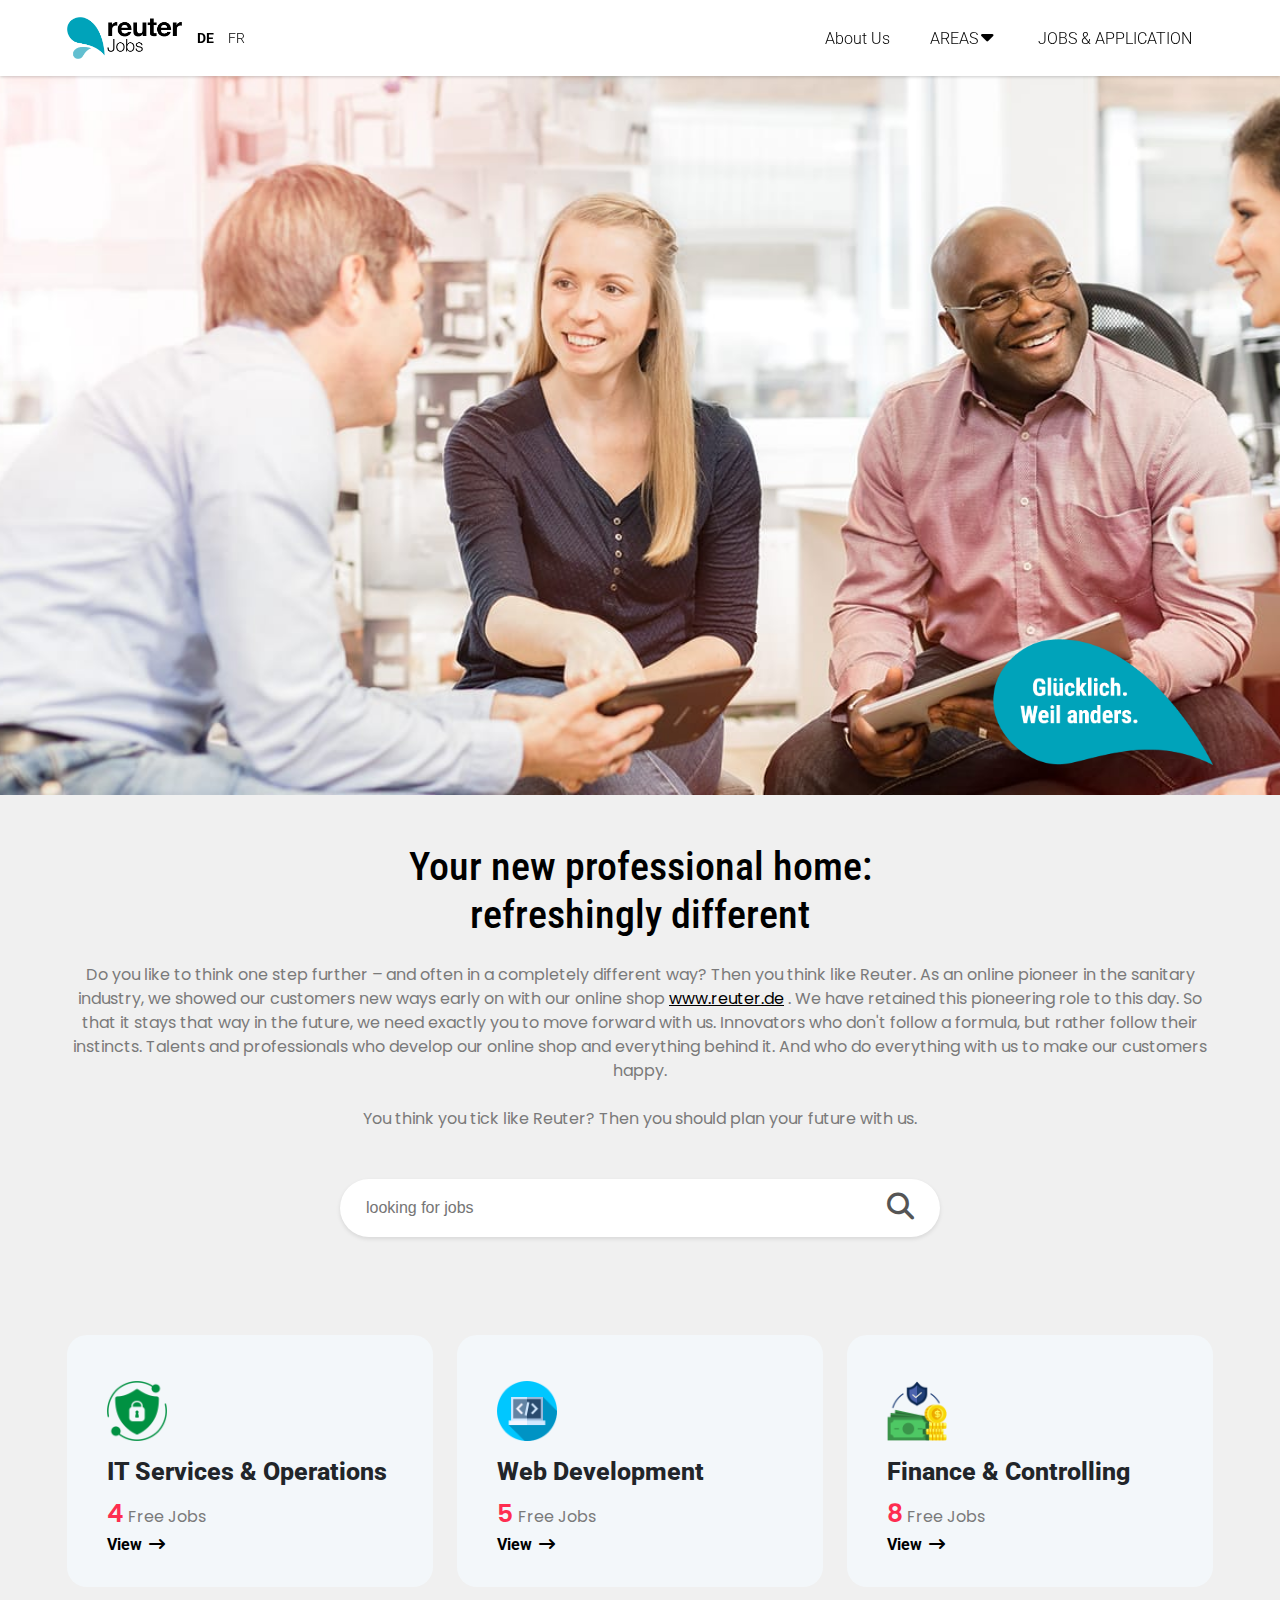
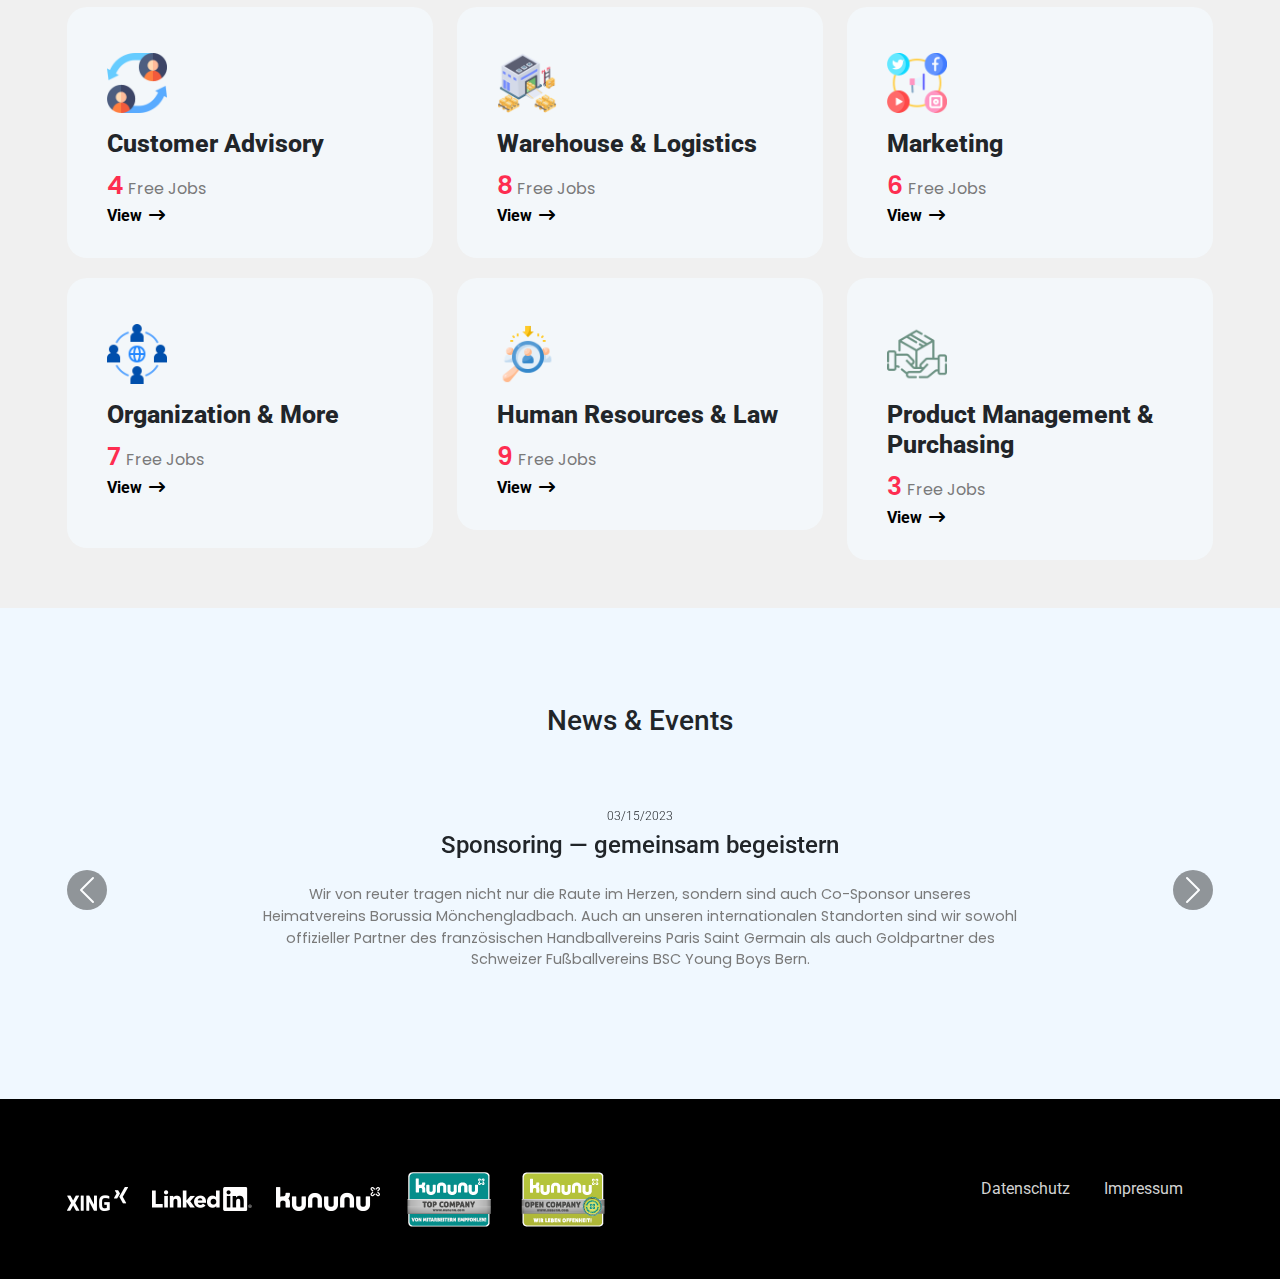
<file: index.html>
<!DOCTYPE html>
<html lang="en">
<head>
   <!-- title -->
  <title>Reuter Jobs &amp; Stellenangebote</title>
  <meta charset="utf-8">
  <meta name="viewport" content="width=device-width, initial-scale=1">

  <!-- icon cdn -->
  <link rel="stylesheet" href="https://cdnjs.cloudflare.com/ajax/libs/font-awesome/6.4.0/css/all.min.css"/>
  <!-- bootstrap css -->
  
  <link rel="stylesheet" href="https://cdnjs.cloudflare.com/ajax/libs/twitter-bootstrap/5.3.0/css/bootstrap.min.css">
  <!-- main css -->
  <link rel="stylesheet" type="text/css" href="css/style.css">

   
</head>
<body>

  <!-- header start -->
  <header class="header">
     <div class="container">
        <div class="header-main">
           <div class="logo">
              <a href="jobs-page.html"><img class="img-fluid" src="img/logos.png" alt=""></a>
              <div class="language">
               <a class="active" href="#" onclick="setActive(this)">DE</a>
               <a href="#" onclick="setActive(this)">FR</a>
           </div>
           </div>
           <div class="open-nav-menu">
              <span></span>
           </div>
           <div class="menu-overlay">
           </div>
           <!-- navigation menu start -->
           <nav class="nav-menu">
             <div class="close-nav-menu">
                <img src="img/close.svg" alt="close">
             </div>
             <ul class="menu">
                <li class="menu-item">
                   <a href="#">About Us</a>
                </li>
                <li class="menu-item menu-item-has-children">
                  <a href="#" data-toggle="sub-menu">AREAS<i class="fa-solid fa-caret-down"></i></a>
                  <ul class="sub-menu">
                      <li class="menu-item"><a href="#">IT Services &amp; Operations</a></li>
                      <li class="menu-item"><a href="#">web development</a></li>
                      <li class="menu-item"><a href="#">Finance &amp; Controlling</a></li>
                      <li class="menu-item"><a href="#">customer advisory</a></li>
                      <li class="menu-item"><a href="#">Warehouse &amp; Logistics</a></li>
                      <li class="menu-item"><a href="#">marketing</a></li>
                      <li class="menu-item"><a href="#">organization &amp; more</a></li>
                      <li class="menu-item"><a href="#">Human Resources &amp; Law</a></li>
                      <li class="menu-item"><a href="#">Product Management &amp; Purchasing</a></li>
                  </ul>
               </li>
                <li class="menu-item">
                   <a href="#">JOBS & APPLICATION</a>
                </li>
             </ul>
           </nav>
           <!-- navigation menu end -->
        </div>
     </div>

  </header>
  <!-- header end -->
  <div class="extra"></div>







 <!-------------------------------------------- home or first section start ------------------------------->

<section>
 <div class="intro_bg">
   <div class="container">
     <div class="intro_inner_img">
       <img class="img-fluid" src="img/gluecklich-weil-anders.webp" alt="">
     </div>
  </div>
  </div>
</section>
 
<!---------------------------------------------- second section ------------------------------------------------>

<section style="background-color: #f0f0f0;">
   <div class="services_content_searchbar">
      <div class="container">
         <div class="services_content text-center pt-5">
            <h1>Your new professional home: <br>
                refreshingly different</h1>
                <p class="my-4">Do you like to think one step further – and often in a completely different way? Then you think like Reuter. As an online pioneer in the sanitary industry, we showed our customers new ways early on with our online shop <a href="https://www.reuter.de/">www.reuter.de</a> . We have retained this pioneering role to this day. So that it stays that way in the future, we need exactly you to move forward with us. Innovators who don't follow a formula, but rather follow their instincts. Talents and professionals who develop our online shop and everything behind it. And who do everything with us to make our customers happy.</p>
                <p>You think you tick like Reuter? Then you should plan your future with us.</p>
         </div>

             <div class="searchbar_with_icons pt-5">
               <div class="searchbar_icon">
                  <div class="search-container">
                      <input type="text" id="searchInput" placeholder="looking for jobs">
                      <button type="button" id="searchButton"><i class="fas fa-search"></i></button>
                  </div>
                 </div>
             </div>

           <div class="services_listing py-5">
            <div class="row">
               <div class="col-md-4">
                  <div class="services_box">
                     <img class="img-fluid my-3" src="img/security.png" alt="">
                     <h3>IT Services & Operations</h3>
                     <p><span>4</span>Free Jobs</p>
                     <a href="#">View<i class="fa-solid fa-arrow-right-long"></i></a>
                  </div>
               </div>
               <div class="col-md-4">
                  <div class="services_box">
                     <img class="img-fluid my-3" src="img/programming.png" alt="">
                     <h3>Web Development</h3>
                     <p><span>5</span>Free Jobs</p>
                     <a href="#">View<i class="fa-solid fa-arrow-right-long"></i></a>
                  </div>
               </div>
               <div class="col-md-4">
                  <div class="services_box">
                     <img class="img-fluid my-3" src="img/finance.png" alt="">
                     <h3>Finance & Controlling</h3>
                     <p><span>8</span>Free Jobs</p>
                     <a href="#">View<i class="fa-solid fa-arrow-right-long"></i></a>
                  </div>
               </div>
            </div>
            <div class="row">
               <div class="col-md-4">
                  <div class="services_box">
                     <img class="img-fluid my-3" src="img/change.png" alt="">
                     <h3>Customer Advisory</h3>
                     <p><span>4</span>Free Jobs</p>
                     <a href="#">View<i class="fa-solid fa-arrow-right-long"></i></a>
                  </div>
               </div>
               <div class="col-md-4">
                  <div class="services_box">
                     <img class="img-fluid my-3" src="img/storage-stacks.png" alt="">
                     <h3>Warehouse & Logistics</h3>
                     <p><span>8</span>Free Jobs</p>
                     <a href="#">View<i class="fa-solid fa-arrow-right-long"></i></a>
                  </div>
               </div>
               <div class="col-md-4">
                  <div class="services_box">
                     <img class="img-fluid my-3" src="img/social-media.png" alt="">
                     <h3>Marketing</h3>
                     <p><span>6</span>Free Jobs</p>
                     <a href="#">View<i class="fa-solid fa-arrow-right-long"></i></a>
                  </div>
               </div>
            </div>
            <div class="row">
               <div class="col-md-4">
                  <div class="services_box pb-5">
                     <img class="img-fluid my-3" src="img/team.png" alt="">
                     <h3>Organization & More</h3>
                     <p><span>7</span>Free Jobs</p>
                     <a href="#">View<i class="fa-solid fa-arrow-right-long"></i></a>
                  </div>
               </div>
               <div class="col-md-4">
                  <div class="services_box">
                     <img class="img-fluid my-3" src="img/recruitment.png" alt="">
                     <h3>Human Resources & Law</h3>
                     <p><span>9</span>Free Jobs</p>
                     <a href="#">View<i class="fa-solid fa-arrow-right-long"></i></a>
                  </div>
               </div>
               <div class="col-md-4">
                  <div class="services_box">
                     <img class="img-fluid my-3" src="img/product-management.png" alt="">
                     <h3>Product Management & Purchasing</h3>
                     <p><span>3</span>Free Jobs</p>
                     <a href="#">View<i class="fa-solid fa-arrow-right-long"></i></a>
                  </div>
               </div>
            </div>







           </div>
      </div>
   </div>
</section>


<!------------------------------------------------------- text_slider ------------------------------------------------>





<section class="full_text_slider">
   <div class="title text-center py-3">
      <h3>News & Events</h3>
    </div>
   
 <div class="text_carosel_slider py-5">
   <div class="container">
     <div id="testimonialsCarousel" class="carousel slide">
       <div class="carousel-inner">
         <div class="carousel-item active">
           <div class="text_carosel_content">
             <div class="date_text mb-4">
               <h6>03/15/2023</h6>
               <h4>Sponsoring — gemeinsam begeistern</h4>
             </div>
            
             <p class="text-center">Wir von reuter tragen nicht nur die Raute im Herzen, sondern sind auch Co-Sponsor unseres Heimatvereins Borussia Mönchengladbach. Auch an unseren internationalen Standorten sind wir sowohl offizieller Partner des französischen Handballvereins Paris Saint Germain als auch Goldpartner des Schweizer Fußballvereins BSC Young Boys Bern.</p>
           </div>
         </div>
         <div class="carousel-item">
            <div class="text_carosel_content">
               <div class="date_text mb-4">
                 <h6>03/15/2023</h6>
                 <h4>Sponsoring — gemeinsam begeistern</h4>
               </div>
              
               <p class="text-center">Wir von reuter tragen nicht nur die Raute im Herzen, sondern sind auch Co-Sponsor unseres Heimatvereins Borussia Mönchengladbach. Auch an unseren internationalen Standorten sind wir sowohl offizieller Partner des französischen Handballvereins Paris Saint Germain als auch Goldpartner des Schweizer Fußballvereins BSC Young Boys Bern.</p>
             </div>
         </div>
         <div class="carousel-item">
            <div class="text_carosel_content">
               <div class="date_text mb-4">
                 <h6>03/15/2023</h6>
                 <h4>Sponsoring — gemeinsam begeistern</h4>
               </div>
              
               <p class="text-center">Wir von reuter tragen nicht nur die Raute im Herzen, sondern sind auch Co-Sponsor unseres Heimatvereins Borussia Mönchengladbach. Auch an unseren internationalen Standorten sind wir sowohl offizieller Partner des französischen Handballvereins Paris Saint Germain als auch Goldpartner des Schweizer Fußballvereins BSC Young Boys Bern.</p>
             </div>
         </div>
         <div class="carousel-item">
            <div class="text_carosel_content">
               <div class="date_text mb-4">
                 <h6>03/15/2023</h6>
                 <h4>Sponsoring — gemeinsam begeistern</h4>
               </div>
              
               <p class="text-center">Wir von reuter tragen nicht nur die Raute im Herzen, sondern sind auch Co-Sponsor unseres Heimatvereins Borussia Mönchengladbach. Auch an unseren internationalen Standorten sind wir sowohl offizieller Partner des französischen Handballvereins Paris Saint Germain als auch Goldpartner des Schweizer Fußballvereins BSC Young Boys Bern.</p>
             </div>
         </div>
         <!-- Add more testimonials as needed -->
       </div>
       <button class="carousel-control-prev" type="button" data-bs-target="#testimonialsCarousel" data-bs-slide="prev">
         <span class="carousel-control-prev-icon" aria-hidden="true"></span>
         <span class="visually-hidden">Previous</span>
       </button>
       <button class="carousel-control-next" type="button" data-bs-target="#testimonialsCarousel" data-bs-slide="next">
         <span class="carousel-control-next-icon" aria-hidden="true"></span>
         <span class="visually-hidden">Next</span>
       </button>
     </div>
   </div>
 </div>


</section>








<footer>
   <div class="container">
      <div class="footer_content">
         <div class="footer_images">
            <a href=""><img src="img/xing.webp" alt=""></a>
           <a href=""><img src="img/linkedin.webp" alt=""></a>
           <a href=""><img src="img/kununu.webp" alt=""></a>
            <a href=""><img src="img/kununu_top_company.webp" alt=""></a>
            <a href=""><img src="img/kununu_open_company.webp" alt=""></a>
         </div>
         <div class="footer_nav">
            <a href="">Datenschutz </a>
            <a href="">Impressum</a>
         </div>
      </div>
   </div>
</footer>









 <script>
   // JavaScript function to handle click events and update the active class
   function setActive(element) {
       var links = document.getElementsByTagName('a');
       for (var i = 0; i < links.length; i++) {
           links[i].classList.remove('active'); // Remove active class from all links
       }
       element.classList.add('active'); // Add active class to the clicked link
   }
</script>


<script src="https://cdnjs.cloudflare.com/ajax/libs/twitter-bootstrap/5.3.0/js/bootstrap.bundle.min.js"></script>
 
<script src="js/script.js"></script>
</body>
</html>
</file>
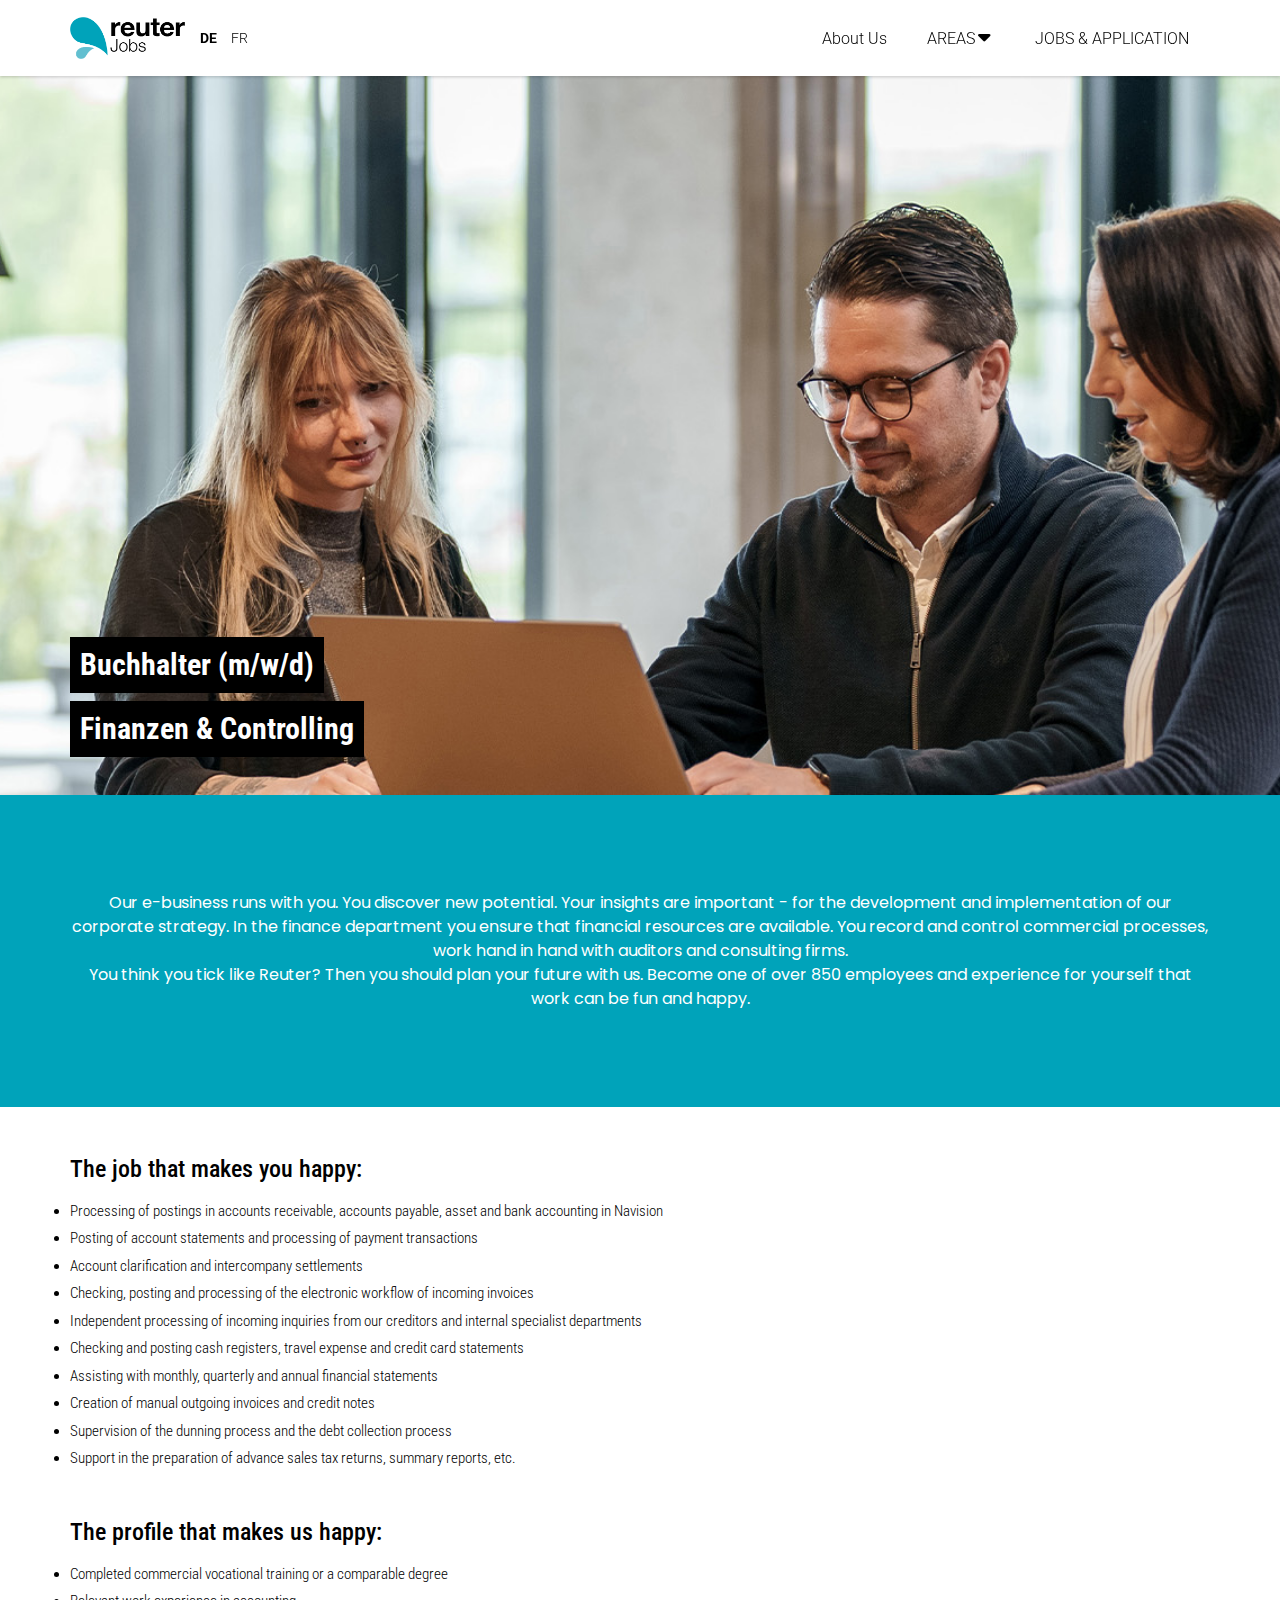
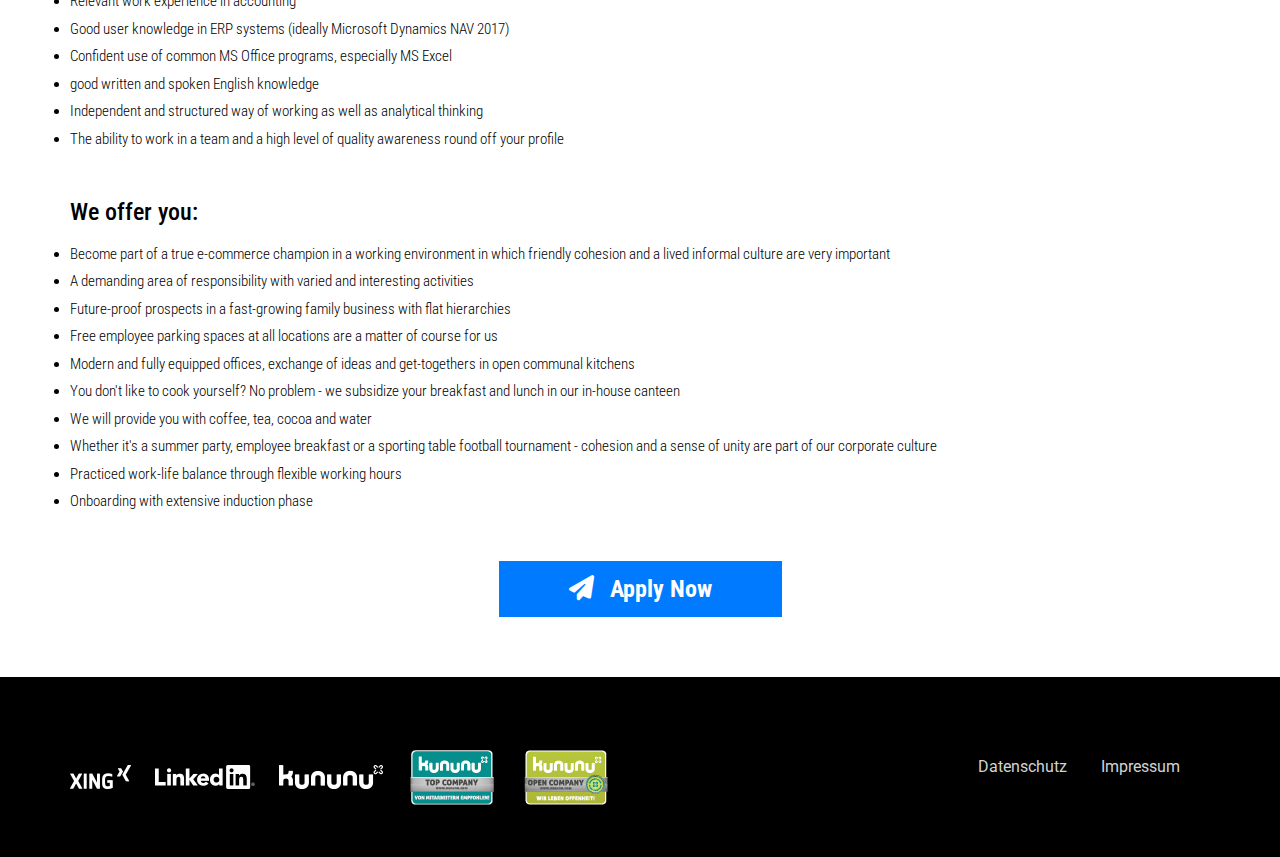
<file: jobs-page.html>
<!DOCTYPE html>
<html lang="en">
<head>
    <meta charset="UTF-8">
    <meta name="viewport" content="width=device-width, initial-scale=1.0">
    <title>Document</title>

      
  <!-- icon cdn -->
  <link rel="stylesheet" href="https://cdnjs.cloudflare.com/ajax/libs/font-awesome/6.4.0/css/all.min.css"/>
  <!-- bootstrap css -->
  <link rel="stylesheet" href="https://cdn.jsdelivr.net/npm/bootstrap@4.0.0/dist/css/bootstrap.min.css">
  <!-- main css -->
  <link rel="stylesheet" type="text/css" href="css/style.css">



</head>
<body>






      <!-- header start -->
  <header class="header">
    <div class="container">
       <div class="header-main">
          <div class="logo">
             <a href=""><img class="img-fluid" src="img/logos.png" alt=""></a>
             <div class="language">
              <a class="active" href="#" onclick="setActive(this)">DE</a>
              <a href="#" onclick="setActive(this)">FR</a>
          </div>
          </div>
          <div class="open-nav-menu">
             <span></span>
          </div>
          <div class="menu-overlay">
          </div>
          <!-- navigation menu start -->
          <nav class="nav-menu">
            <div class="close-nav-menu">
               <img src="img/close.svg" alt="close">
            </div>
            <ul class="menu">
               <li class="menu-item">
                  <a href="#">About Us</a>
               </li>
               <li class="menu-item menu-item-has-children">
                 <a href="#" data-toggle="sub-menu">AREAS<i class="fa-solid fa-caret-down"></i></a>
                 <ul class="sub-menu">
                     <li class="menu-item"><a href="#">IT Services &amp; Operations</a></li>
                     <li class="menu-item"><a href="#">web development</a></li>
                     <li class="menu-item"><a href="#">Finance &amp; Controlling</a></li>
                     <li class="menu-item"><a href="#">customer advisory</a></li>
                     <li class="menu-item"><a href="#">Warehouse &amp; Logistics</a></li>
                     <li class="menu-item"><a href="#">marketing</a></li>
                     <li class="menu-item"><a href="#">organization &amp; more</a></li>
                     <li class="menu-item"><a href="#">Human Resources &amp; Law</a></li>
                     <li class="menu-item"><a href="#">Product Management &amp; Purchasing</a></li>
                 </ul>
              </li>
               <li class="menu-item">
                  <a href="#">JOBS & APPLICATION</a>
               </li>
            </ul>
          </nav>
          <!-- navigation menu end -->
       </div>
    </div>

 </header>
 <!-- header end -->
 <div class="extra"></div>







<!-------------------------------------------- single job post section start ------------------------------->

<section>
<div class="single_job_page">
  <div class="container">
   <div class="job_content">
     <div class="job_category">
        <h4>Buchhalter (m/w/d)</h4>
     </div>
     <div class="job-title">
        <h4>Finanzen & Controlling</h4>
     </div>
   </div>
 </div>
 </div>
</section>

<section>
    <div class="job-post-content py-5" style="background: #00a3ba;">
        <div class="container py-5">
             <p> 
                Our e-business runs with you. You discover new potential. Your insights are important - for the development and implementation of our corporate strategy. In the finance department you ensure that financial resources are available. You record and control commercial processes, work hand in hand with auditors and consulting firms.
            </p>

             <p>
                You think you tick like Reuter? Then you should plan your future with us. Become one of over 850 employees and experience for yourself that work can be fun and happy.
            </p>

        </div>
    </div>
</section>


<section>
    <div class="single_post_listing">
        <div class="container">
            <div class="common_title mt-5">
                <h2>The job that makes you happy:</h2>
            </div>
            <div class="single_list mt-3">
                <li>Processing of postings in accounts receivable, accounts payable, asset and bank accounting in Navision</li>
                <li>Posting of account statements and processing of payment transactions</li>
                <li>Account clarification and intercompany settlements</li>
                <li>Checking, posting and processing of the electronic workflow of incoming invoices</li>
                <li>Independent processing of incoming inquiries from our creditors and internal specialist departments</li>
                <li>Checking and posting cash registers, travel expense and credit card statements</li>
                <li>Assisting with monthly, quarterly and annual financial statements</li>
                <li>Creation of manual outgoing invoices and credit notes</li>
                <li>Supervision of the dunning process and the debt collection process</li>
                <li>Support in the preparation of advance sales tax returns, summary reports, etc.</li>
            </div>
            <div class="common_title mt-5">
                <h2>The profile that makes us happy:</h2>
            </div>
            <div class="single_list mt-3">
                <li>Completed commercial vocational training or a comparable degree</li>
                <li>Relevant work experience in accounting</li>
                <li>Good user knowledge in ERP systems (ideally Microsoft Dynamics NAV 2017)</li>
                <li>Confident use of common MS Office programs, especially MS Excel</li>
                <li>good written and spoken English knowledge</li>
                <li>Independent and structured way of working as well as analytical thinking</li>
                <li>The ability to work in a team and a high level of quality awareness round off your profile</li>
            </div>
            <div class="common_title mt-5">
                <h2>We offer you:</h2>
            </div>
            <div class="single_list mt-3">
                <li>Become part of a true e-commerce champion in a working environment in which friendly cohesion and a lived informal culture are very important</li>
                <li>A demanding area of ​​responsibility with varied and interesting activities</li>
                <li>Future-proof prospects in a fast-growing family business with flat hierarchies</li>
                <li>Free employee parking spaces at all locations are a matter of course for us</li>
                <li>Modern and fully equipped offices, exchange of ideas and get-togethers in open communal kitchens</li>
                <li>You don't like to cook yourself? No problem - we subsidize your breakfast and lunch in our in-house canteen</li>
                <li>We will provide you with coffee, tea, cocoa and water</li>
                <li>Whether it's a summer party, employee breakfast or a sporting table football tournament - cohesion and a sense of unity are part of our corporate culture</li>
                <li>Practiced work-life balance through flexible working hours</li>
                <li>Onboarding with extensive induction phase</li>
            </div>
           
             <div class="apply_common_btn my-5">
                <a href="#" class="button">
                    <i class="fas fa-paper-plane apply-now-icon"></i> Apply Now
                </a>
             </div>

        </div>
    </div>
</section>



<footer>
    <div class="container">
       <div class="footer_content">
          <div class="footer_images">
             <a href=""><img src="img/xing.webp" alt=""></a>
            <a href=""><img src="img/linkedin.webp" alt=""></a>
            <a href=""><img src="img/kununu.webp" alt=""></a>
             <a href=""><img src="img/kununu_top_company.webp" alt=""></a>
             <a href=""><img src="img/kununu_open_company.webp" alt=""></a>
          </div>
          <div class="footer_nav">
             <a href="">Datenschutz </a>
             <a href="">Impressum</a>
          </div>
       </div>
    </div>
 </footer>






<script>
    // JavaScript function to handle click events and update the active class
    function setActive(element) {
        var links = document.getElementsByTagName('a');
        for (var i = 0; i < links.length; i++) {
            links[i].classList.remove('active'); // Remove active class from all links
        }
        element.classList.add('active'); // Add active class to the clicked link
    }
 </script>
 
  
 <script src="js/script.js"></script>




</body>
</html>
</file>
<file: css/style.css>
/*----------------------------------------------------- common css start */
/*- font css-- */

@import url('https://fonts.googleapis.com/css2?family=Poppins:wght@200;300;400;500;600;700;800;900&display=swap');

@import url('https://fonts.googleapis.com/css2?family=Roboto+Condensed:wght@300;400;700&display=swap');

@import url('https://fonts.googleapis.com/css2?family=Roboto:wght@100;300;400;700;900&display=swap');

body{
	line-height: 1.5;
	font-family: 'Roboto', sans-serif;
	font-weight: 400;
}
body.hidden-scrolling{
	overflow-y: hidden;
}
*{
	margin:0;
	box-sizing: border-box;
}
p{
	font-weight: 400;
	font-size: 16px;
	color:#7a7a7a;
	margin: 0;
	font-family: 'Poppins', sans-serif;

}
.container{
	width: 1170px;
	margin:0 auto;
	max-width: 100%;
}
.extra{
	margin-top: 75px;
}
ul{
	list-style: none;
	margin:0;
	padding:0;
}
a{
	text-decoration: none !important;
}

/* common css end */









/*----------------------------------------------------------------------- logo css */

.logo img.img-fluid {
    max-width: 100%;
    width: 115px;
}
.logo {
    display: flex;
    align-items: center;
}


/*--------------------------------------------------------------------- multiple language css placeholder */

.language a {
   
	color:#000;
}
.language a:hover {
 text-decoration: underline;
}
.language a {
	display: inline-block;
	color: #000000;
	text-align: center;
	padding-left: 10px;
	text-decoration: none;
	font-size: 14px;
	font-weight: 300;
}
.language a:first-child {
	padding-left:15px;
}
.language a:hover {
	text-decoration: underline;
}

.language a.active {
	color: rgb(0, 0, 0);
	font-weight: bold;
	text-decoration: none; 
}

/*------------------------------------------------------------------------------- navbar css */
/*header*/
.header{
	position: fixed;
	width: 100%;
	left:0;
	top:0;
	box-shadow: 0 1px 3px 0 rgba(0,0,0,.2);
	z-index: 999;
	background-color: rgb(255, 255, 255);
}
.header-main{
	
	display: flex;
	justify-content: space-between;
	align-items: center;
	padding: 17px 0;
	/* border-radius: 4px; */
}

.header .nav-menu{
	padding: 0 15px;
}
.header .menu > .menu-item{
	display: inline-block;
	margin-left: 30px;
	position: relative;
}
.header .menu > .menu-item > a{
	display: block;
	padding:0;
	position: relative;
	font-size: 1rem;
	margin-right: 0.4rem;
	text-decoration: none;
	color: #000000;
	text-transform: capitalize;
	font-weight: 300;
	transition: all 0.3s ease;
}
.header .menu > .menu-item > a::before{
	content: "";
	position: absolute;
	top: -6px;
	left: 50%; /* Set the starting point to the middle */
	width: 0;
	height: 3px;
	background-color: rgb(138, 138, 138);
	transform-origin: 50% 50%; 
	transition: width 0.3s ease-out, left 0.3s ease-out;
}
.header .menu > .menu-item > a:hover::before, .header .menu > .menu-item > a.active::before{
	width: 100%;
	left: 0; 
}
@media(max-width: 992px){
	.header .menu > .menu-item > a::before{
		display: none;
	}
	.header .menu > .menu-item > a:hover::before, .header .menu > .menu-item > a.active::before{
    display: none;
	}
}
.header .menu > .menu-item > .sub-menu{
	box-shadow: 0 0 10px rgba(0,0,0,0.2);
	width: 300px;
	position: absolute;
	left:0;
	top:100%;
	background-color: #000000;
	padding: 10px 0;
	border-top: 3px solid #888888;
	transform: translateY(10px);
	transition: all 0.3s ease;
	opacity:0;
	visibility: hidden;
	box-shadow: rgba(0, 0, 0, 0.19) 0px 10px 20px, rgba(0, 0, 0, 0.23) 0px 6px 6px;
}
.header .menu > .menu-item > .sub-menu a:hover{
	background-color: #00a3ba;
	color:#fff;
}
@media(min-width: 992px){
.header .menu > .menu-item-has-children:hover > .sub-menu{
	transform: translateY(0);
	opacity: 1;
	visibility: visible;
 }
 .header .menu > .menu-item-has-children:hover > a .plus:after{
    transform: translate(-50%,-50%) rotate(0deg);		
 }
}
.header .menu > .menu-item > .sub-menu > .menu-item{
	display: block;
}
.header .menu > .menu-item > .sub-menu > .menu-item > a{
	display: block;
	padding: 10px 20px;
	font-size: 16px;
	text-decoration: none;
	font-weight: 300;
	color: #ffffff;
	transition: all 0.3s ease;
	text-transform: capitalize;
}
.header .open-nav-menu{
	height: 34px;
	width: 40px;
	margin-right: 15px;
	display: none;
	align-items: center;
	justify-content: center;
	cursor: pointer;
	border: 2px solid #000;
}
i.fa-solid.fa-caret-down {
    padding: 3px;
    font-size: 20px;
}
.header .open-nav-menu span{
	display: block;
	height: 3px;
	width: 24px;
	background-color: #000000;
    position: relative;
}
.header .open-nav-menu span:before,
.header .open-nav-menu span:after{
	content: '';
	position: absolute;
	left:0;
	width: 100%;
	height: 100%;
	background-color: #000000;
	box-sizing: border-box;
}
.header .open-nav-menu span:before{
	top:-7px;
}
.header .open-nav-menu span:after{
	top:7px;
}
.header .close-nav-menu{
	height: 40px;
	width: 40px;
	background-color: #ffffff;
	margin:0 0 15px 15px;
	cursor: pointer;
	display: none;
	align-items: center;
	justify-content: center;
}
.header .close-nav-menu img{
	width: 16px;
}
.header .menu-overlay{
	position: fixed;
	z-index: 999;
	background-color: rgba(0,0,0,0.5);
	left:0;
	top:0;
	height: 100%;
	width: 100%;
	visibility: hidden;
	opacity:0;
	transition: all 0.3s ease;
}

/*------------------------------------------------------------------------ responsive menu for mobile*/

@media(max-width: 991px){
	.header .menu-overlay.active{
	visibility: visible;
	opacity: 1;
}
i.fa-solid.fa-caret-down{
	font-size: 13px;
}
	.header .nav-menu{
		position: fixed;
		right: -320px;
		visibility: hidden;
		width: 320px;
		height: 100%;
		top:0;
		overflow-y: auto;
		background-color: #222222;
		z-index: 1000;
		padding: 15px 0;
		transition: all 0.5s ease;
	}
	.header .nav-menu.open{
		visibility: visible;
		right: 0px;
	}
	.header .menu > .menu-item{
		display: block;
		margin:0;
	}
	.header .menu > .menu-item-has-children > a{
		display: flex;
		justify-content: space-between;
		align-items: center;
	}
	.header .menu > .menu-item > a{
		color: #ffffff;
		padding: 12px 15px;
		border-bottom: 1px solid #333333;
	}
	.header .menu > .menu-item:first-child > a{
	    border-top: 1px solid #333333;	
	}
	.header .menu > .menu-item > a .plus:before, 
	.header .menu > .menu-item > a .plus:after{
		background-color: #ffffff;
	}
	.header .menu > .menu-item-has-children.active > a .plus:after{
        transform: translate(-50%,-50%) rotate(0deg);
	}
	.header .menu > .menu-item > .sub-menu{
		width: 100%;
		position: relative;
		opacity: 1;
		visibility: visible;
		border:none;
		background-color: transparent;
		box-shadow: none;
		transform: translateY(0px);
		padding: 0px;
		left: auto;
		top:auto;
		max-height: 0;
		overflow: hidden;
	}
	.header .menu > .menu-item > .sub-menu > .menu-item > a{
		padding: 12px 45px;
		color: #ffffff;
		border-bottom: 1px solid #333333;
	}
	.header .close-nav-menu,
	.header .open-nav-menu{
		display: flex;
	}
}









/*----------------------------------------------------------------------home section----------------------------------*/
.intro_bg {
    height: 80vh;
    background-image: url(../img/home_large.jpg);
    background-position: center center;
    background-size: cover;
	display: flex;
    align-items: flex-end;
    justify-content: flex-end;
}
.intro_inner_img {
    display: flex;
    align-items: flex-end;
    justify-content: flex-end;
	padding-bottom:30px;

}
  .intro_inner_img img {
	width: 220px;
	transition: transform 0.3s, filter 0.3s;
  }
  
  .intro_inner_img img:hover {
	transform: scale(1.1); 
	filter: brightness(70%);
  }

/*---------------------------services content and searchbar css */
.services_content h1{
	font-family: 'Roboto Condensed', sans-serif;
	color: #000;
}
.services_content a{
	color:#000;
	text-decoration: underline !important;
	font-weight: 400;
}
.searchbar_with_icons {
    font-family: Arial, sans-serif;
    display: flex;
    justify-content: center;
    align-items: center;
	padding-bottom: 30px;
}

.search-container {
    display: flex;
    align-items: center;
    border-radius: 30px;
    background-color: #fff;
    box-shadow: 0 2px 4px rgba(0, 0, 0, 0.1);
    padding: 4px 16px;
    max-width: 100%px;
    width: 600px;
}

#searchInput {
    border: none;
    padding: 10px;
    font-size: 16px;
    flex: 1;
    background-color: transparent;
    outline: none;
}
i.fas.fa-search {
    font-size: 27px;
}
button:focus {
    outline: none;
}
#searchButton {
    border: none;
    background-color: transparent;
    padding: 10px;
    cursor: pointer;
    color: #555;
    transition: color 0.3s;
}

#searchButton:hover {
    color: #007bff;
}

/* For responsiveness */
@media (max-width: 768px) {
    .search-container {
        max-width: 100%;
    }
}
.services_box{
	background-color: #F3F7FA;
	padding:30px 40px;
	border-radius: 20px;
	margin-top: 20px;
}
.services_box h3 {
    font-size: 25px;
    font-weight: 800;
}
.services_box p{
    font-size: 16px;
    font-weight: 400;
}
.services_box p span{
    font-size: 25px;
    font-weight: 600;
	color:rgb(254, 45, 80);
    margin-right: 5px;
}
.services_box a i{
     color:#000;
	 margin-left: 7px;
}
.services_box a{
     color:#000;
	 font-weight: 700;
	 font-size: 16px;
}
.services_box img {
    width: 60px;
}
/*--------------------------------------------------------- single job page css -----------------------------------------------*/
.single_job_page {
    height: 80vh;
    background-image: url(../img/single_job_bg_large.jpg);
    background-position: center center;
    background-size: cover;
	display: flex;
	align-items: flex-end;
}
.job_content {
	display: flex;
    flex-direction: column;
	color: #fff;
	padding-bottom:30px;
}
.job_content h4{
  background: #000;
  font-family: 'Roboto Condensed', sans-serif;
  display:inline-block;
  padding:10px 10px;
  font-size: 30px;
  font-weight: 700;
}

.job-post-content p{
	color:#fff !important;
	text-align: center;

}
.single_post_listing{
	font-family: 'Roboto Condensed', sans-serif;
	font-size: 29px;
	font-weight: 600;
	color: #000000;

}
.single_post_listing h2{
	font-family: 'Roboto Condensed', sans-serif;
	font-size: 24px;
	font-weight: 500;
}
.single_list li {
    font-size: 15px;
    font-weight: 300;
	margin: 5px 0px;
}


/* common apply now button */
.button {
	display: inline-block;
	padding: 10px 70px;
	background-color: #007bff;
	color: #fff;
	font-size: 24px;
	font-weight: bold;
	text-decoration: none;
	transition: background-color 0.3s, transform 0.2s;
	position: relative;
	overflow: hidden;
}
.apply_common_btn {
    text-align: center;
}
.button::before {
	content: '';
	position: absolute;
	top: 0;
	left: 0;
	width: 100%;
	height: 100%;
	background-color: rgba(255, 255, 255, 0.1);
	transform: translateX(-100%);
	transition: transform 0.3s;
}

.button:hover {
	background-color: #0056b3;
	color:#fff;
}

.button:hover::before {
	transform: translateX(0);
}

.button i {
	margin-right: 10px;
}

.apply-now-icon {
	font-size:25px;
	margin-right: 8px;
}
/*------------------------------------------------------------ full images slider -------------------------------*/


/*-------------------------------------------------------------------------- text slider ---------------------------------------*/
.full_text_slider{
	background-color: aliceblue;
	padding:80px 0px;
}
.slider-container {
	position: relative;
	width: 600px;
	margin: 0 auto;
  }
  
  .carousel-inner .carousel-item {
	text-align: center;
  }
  
  .carousel-inner .carousel-item img {
	width: 100px;
	height: 100px;
	border-radius: 50%;
	margin-bottom: 10px;
  }
  
  .carousel-inner .carousel-item h3 {
	font-size: 1.2rem;
	font-weight: bold;
	margin-bottom: 5px;
  }
  
  .carousel-inner .carousel-item p {
	font-size: 0.9rem;
	text-align: center;
	padding: 0 20px;
  }
  
  .carousel-control-prev,
  .carousel-control-next {
	width: 40px;
	height: 40px;
	background-color: rgba(0, 0, 0, 0.5);
	border-radius: 50%;
	border: none;
	display: flex;
	align-items: center;
	justify-content: center;
	top: 50%;
	transform: translateY(-50%);
	opacity: 0.8;
	cursor: pointer;
	transition: opacity 0.3s;
  }
  
  .carousel-control-prev:hover,
  .carousel-control-next:hover {
	opacity: 1;
  }
  
  .carousel-control-prev-icon,
  .carousel-control-next-icon {
	font-size: 20px;
	color: #fff;
  }


  .text_carosel_slider.my-5 {
	  padding: 0px 20%;
  }
  .date_text.mb-4 h6 {
    font-size: 12px;
    font-weight: 300;
}
  .text_carosel_content {
	  width: 70%;
	  margin: 0 auto;
  }
  @media (max-width:991px) {
	.text_carosel_content {
	  width: 85%;
	  margin: 0 auto;
  }
  .text_carosel_slider.my-5 {
	  padding: 0px 5px;
  }
  span.carousel-control-prev-icon {
    width: 18px;
}

span.carousel-control-next-icon {
    width: 18px;
}
.carousel-control-prev, .carousel-control-next {
    width: 26px;
    height: 26px;
}
.carousel-inner .carousel-item p {
    padding: 0 8px;
}
.full_text_slider{
	padding:30px 0px;
}
  }
  






  



/*------------------------------------------------------------- footer css --------------------------------*/

footer {
    background: #000;
	padding:50px 0px;
}
.footer_content {
    display: flex;
    flex-wrap: wrap;
    justify-content: space-between;
    align-items: center;
}
.footer_images img {
    margin-right: 20px;
	margin-top: 20px;
}
.footer_nav a{
	color: #d2d2d2;
	text-decoration: none;
	margin-right: 30px;

}
.footer_nav a:hover{
    color: #fff;

}


/*-------------------------------------------------------- other css for mobile view */

@media(max-width: 991px) {
	.footer_nav{
		padding-top: 50px;
	
	}
	/* .footer_images img {
		width: 20%;
	} */
	.intro_inner_img img {
		width: 220px;
		transition: none; 
	  }
	  
	  .intro_inner_img img:hover {
		transform:none;
		filter: brightness(100%); 
	  }
	  .intro_bg {
		height: 50vh;
		background-image: url(../img/home_medium.jpg);

	}
	.single_job_page {
		background-image: url(../img/single_job_bg_medium.jpg);
		height: 50vh;
	}
	.services_content h1{
     font-size: 32px;
	 font-weight: 500;
	}
	.search-container {
		max-width: 600px;
		width: 100%;
	}
	.single_list li {
		border-bottom: 1px solid rgba(128, 128, 128, 0.099);
		padding: 2px 0px;
	}
	
	
}
</file>
